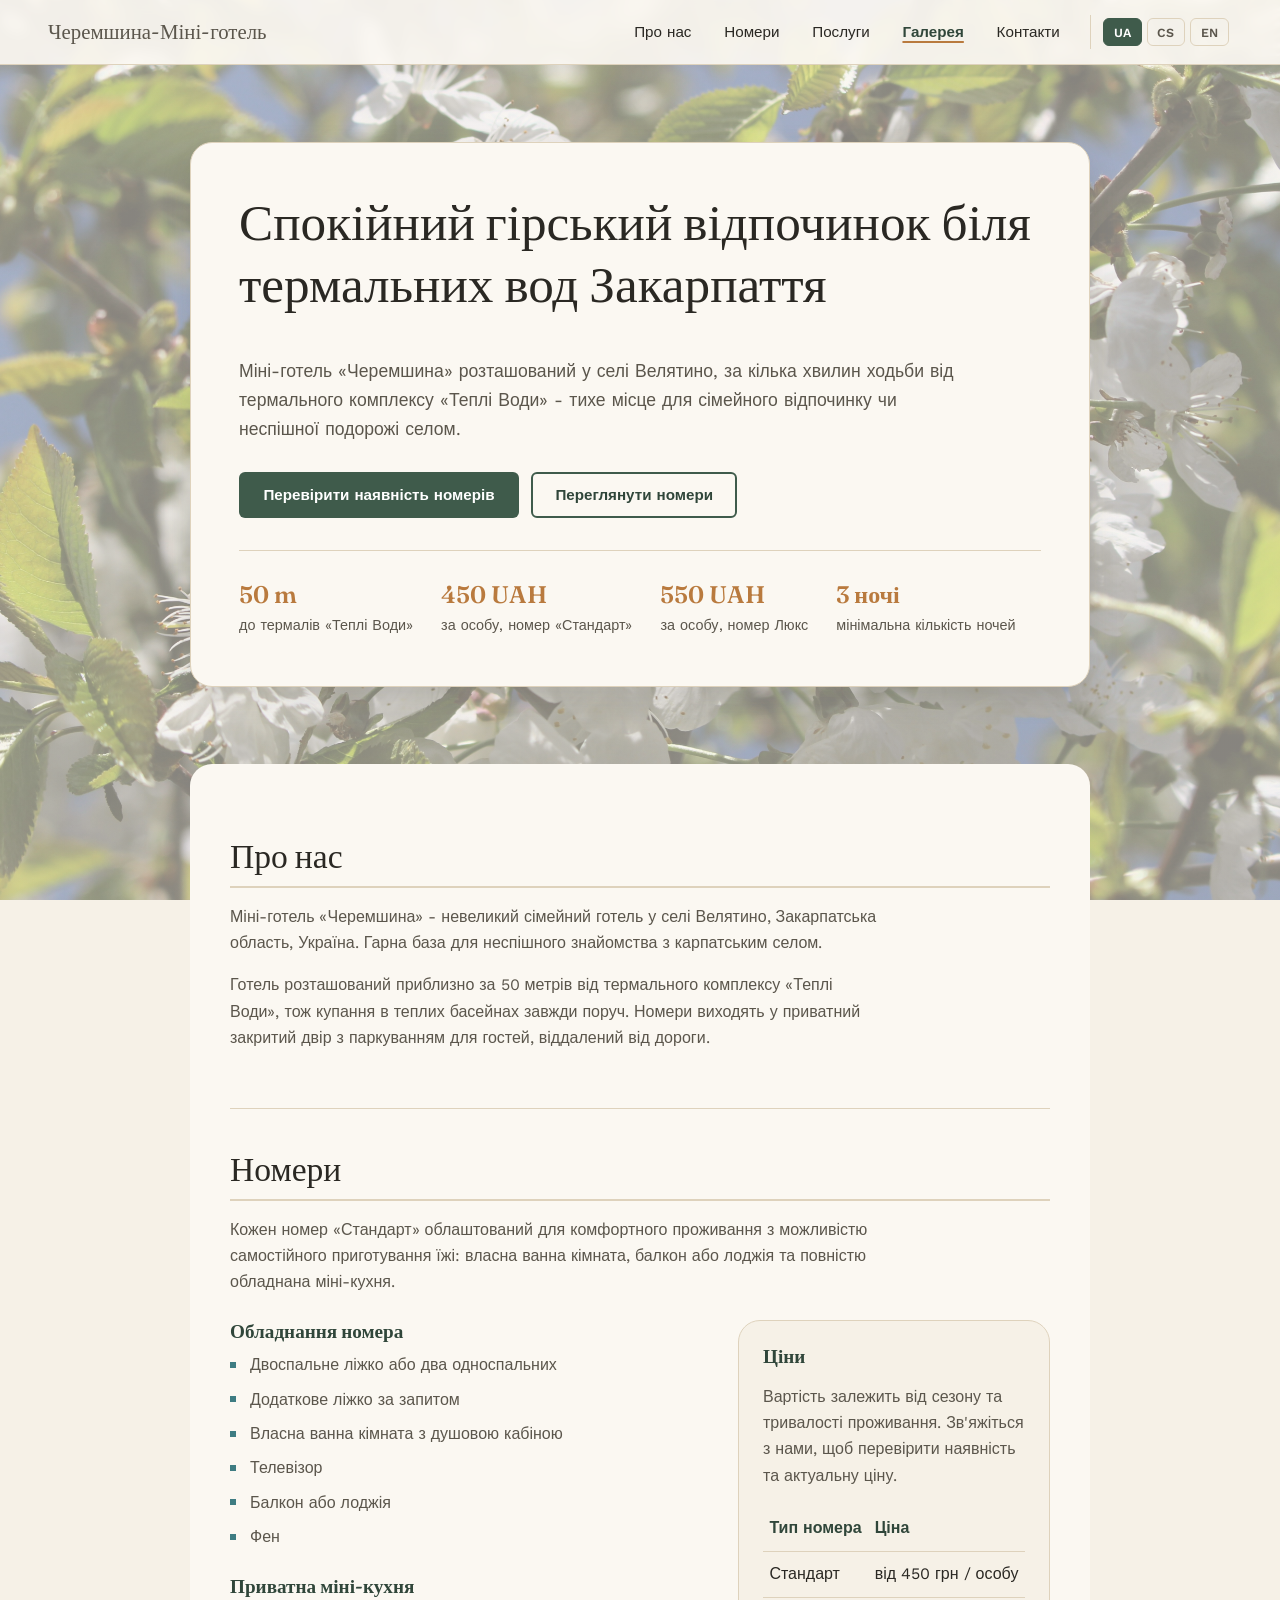
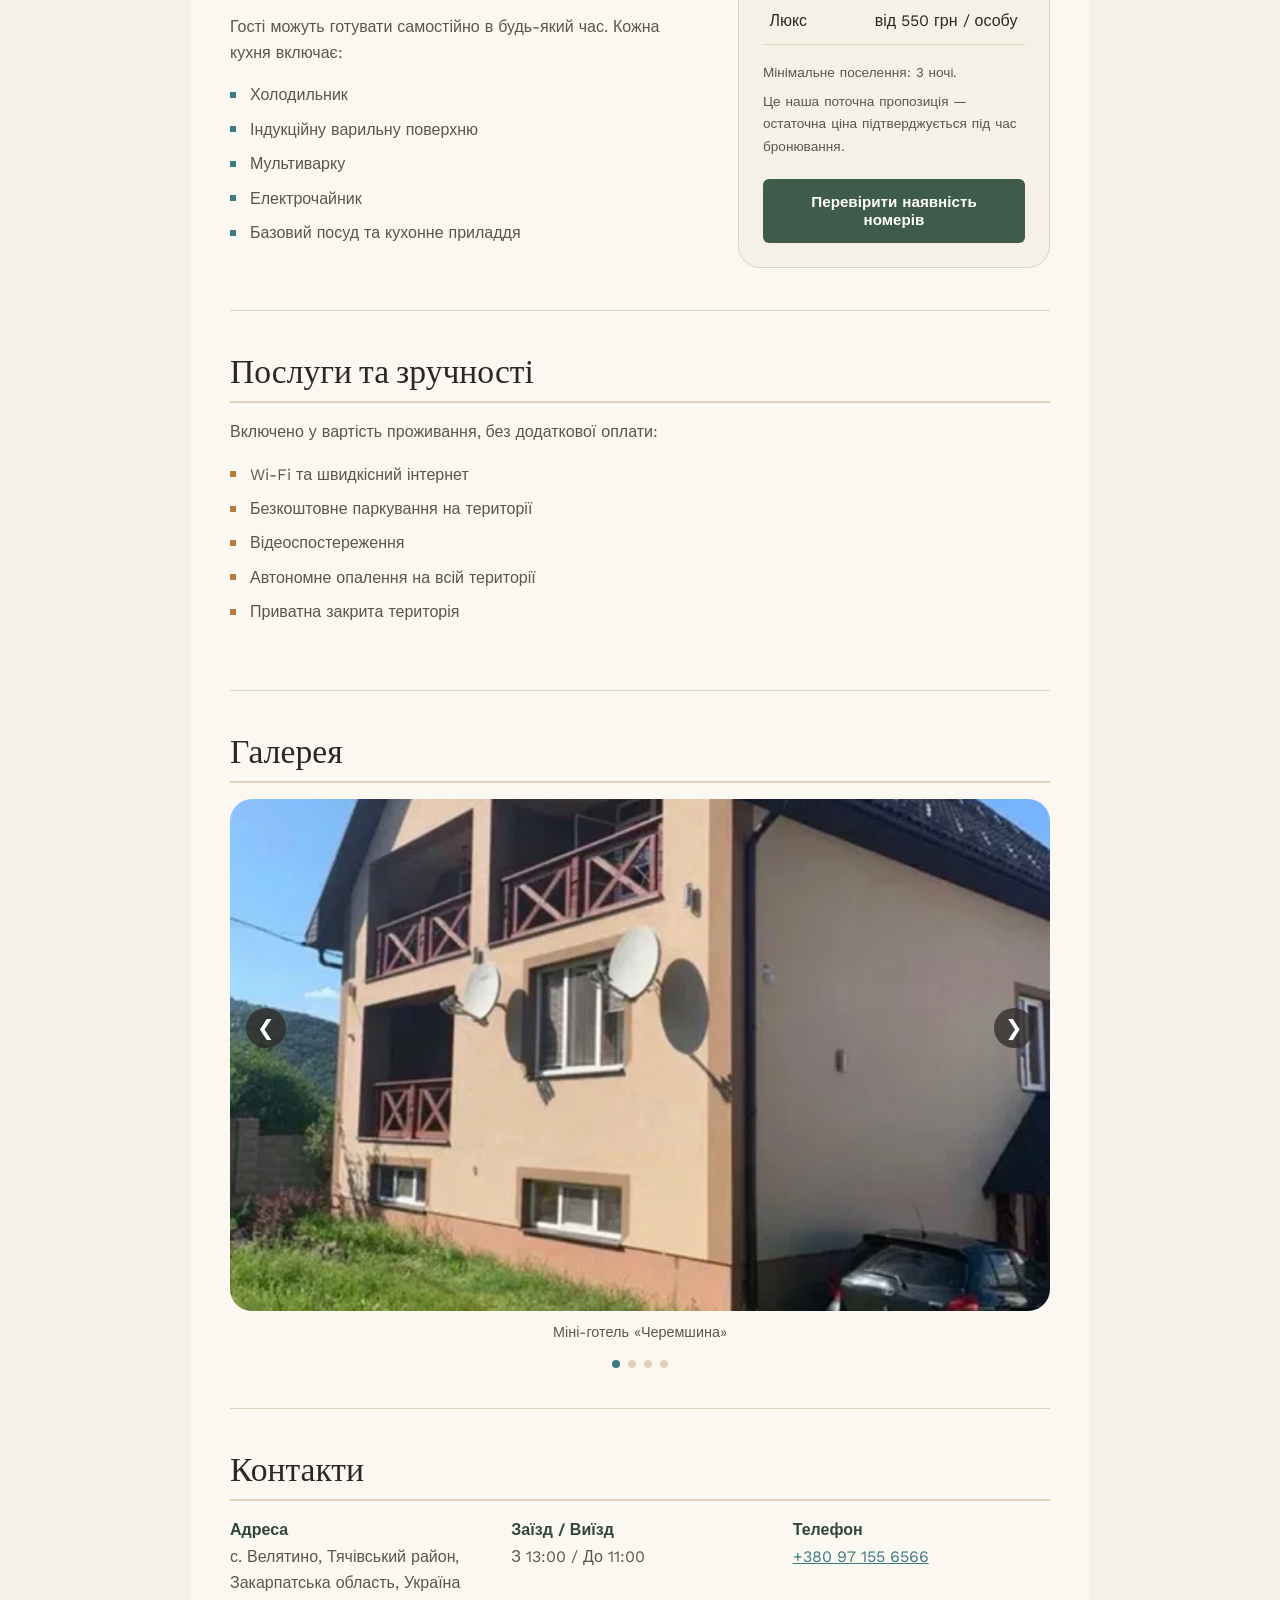
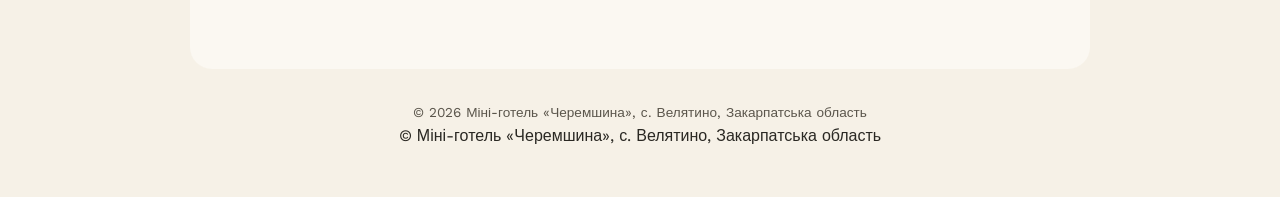
<file: index.html>
<!DOCTYPE html>
<html lang="uk">
<head>
    <meta charset="UTF-8">
    <meta name="viewport" content="width=device-width, initial-scale=1.0">
    <title>Cheremshyna Mini-Hotel - Velyatyno, Zakarpattia</title>
    <meta name="description" content="Cheremshyna Mini-Hotel in Velyatyno, Zakarpattia - 50 m from the Tepli Vody thermal complex. Standard rooms with private mini-kitchens, from 450 UAH/night.">

    <link rel="preconnect" href="https://fonts.googleapis.com">
    <link rel="preconnect" href="https://fonts.gstatic.com" crossorigin>
    <link href="https://fonts.googleapis.com/css2?family=Fraunces:opsz,wght@9..144,400;9..144,500;9..144,600&family=Work+Sans:wght@400;500;600&display=swap" rel="stylesheet">

    <link rel="stylesheet" href="./frontend/style/style.css">
</head>
<body>
    <header>
        <div class="brand">
            <span data-i18n="brand_main">Cheremshyna</span><span data-i18n="brand_sub"> -Mini-Hotel</span>
        </div>
        <nav id="navbar">
            <ul id="nav-list">
                <li><button data-target="about" data-i18n="nav_about">About us</button></li>
                <li><button data-target="rooms" data-i18n="nav_rooms">Rooms</button></li>
                <li><button data-target="services" data-i18n="nav_services">Services</button></li>
                <li><button data-target="gallery" data-i18n="nav_gallery">Gallery</button></li>
                <li><button data-target="contact" data-i18n="nav_contact">Contact</button></li>
            </ul>
            <ul id="lang-list" class="lang-switch">
                <li><button data-lang-switch="uk">UA</button></li>
                <li><button data-lang-switch="cs">CS</button></li>
                <li><button data-lang-switch="en">EN</button></li>
            </ul>
        </nav>
    </header>

    <section class="hero">
        <div class="hero-inner">
            <h1 data-i18n="hero_title">A calm mountain stay beside Zakarpattia's thermal waters</h1>
            <p class="lead" data-i18n="hero_lead">
                Cheremshyna Mini-Hotel sits in the village of Velyatyno, an easy
                walk from the Tepli Vody thermal complex - a quiet base for a
                family holiday or a slower countryside break.
            </p>
            <div class="hero-actions">
                <button class="btn btn-primary" data-target="contact" data-i18n="hero_btn_primary">Check availability</button>
                <button class="btn btn-ghost" data-target="rooms" data-i18n="hero_btn_ghost">Explore rooms</button>
            </div>
            <dl class="hero-facts">
                <div>
                    <dt>50 m</dt>
                    <dd data-i18n="hero_fact1_dd">to the Tepli Vody thermals</dd>
                </div>
                <div>
                    <dt>450 UAH</dt>
                    <dd data-i18n="hero_fact2_dd">per person, Standard room</dd>
                </div>
                <div>
                    <dt>550 UAH</dt>
                    <dd data-i18n="hero_fact3_dd">per person, Deluxe room</dd>
                </div>
                <div>
                    <dt data-i18n="hero_fact4_dt">3 nights</dt>
                    <dd data-i18n="hero_fact5_dd">minimum stay</dd>
                </div>
            </dl>
        </div>
    </section>

    <main>
        <!-- Section About Us -->
        <section id="about">
            <h2 data-i18n="about_title">About us</h2>
            <p data-i18n="about_p1">
                Cheremshyna Mini-Hotel is a small, family-run hotel in the
                village of Velyatyno, in the Zakarpattia region of western
                Ukraine - a good base for exploring the Carpathian countryside
                at a slower pace.
            </p>
            <p data-i18n="about_p2">
                The hotel stands about 50 metres from the Tepli Vody thermal
                complex, so a soak in the warm pools is never more than a
                short walk away. Rooms open onto a private, enclosed garden
                with parking for guests' cars, set back from the road.
            </p>
        </section>

        <!-- Section Rooms -->
        <section id="rooms">
            <h2 data-i18n="rooms_title">Rooms</h2>
            <p data-i18n="rooms_intro">
                Each Standard room is set up for a comfortable, self-catered
                stay, with a private bathroom, a balcony or loggia, and a
                fully equipped mini-kitchen.
            </p>

            <div class="rooms-grid">
                <div class="room-details">
                    <h3 data-i18n="room_facilities_title">Room facilities</h3>
                    <ul>
                        <li data-i18n="room_fac_1">Double bed, or two single beds</li>
                        <li data-i18n="room_fac_2">Extra bed available on request</li>
                        <li data-i18n="room_fac_3">Private bathroom with shower cabin</li>
                        <li data-i18n="room_fac_4">TV</li>
                        <li data-i18n="room_fac_5">Balcony or loggia</li>
                        <li data-i18n="room_fac_6">Hair dryer</li>
                    </ul>

                    <h3 data-i18n="kitchen_title">Private mini-kitchen</h3>
                    <p data-i18n="kitchen_intro">Guests can cook for themselves at any time. Every kitchen includes:</p>
                    <ul>
                        <li data-i18n="kitchen_1">Refrigerator</li>
                        <li data-i18n="kitchen_2">Induction cooktop</li>
                        <li data-i18n="kitchen_3">Multicooker</li>
                        <li data-i18n="kitchen_4">Electric kettle</li>
                        <li data-i18n="kitchen_5">Basic kitchenware and dishes</li>
                    </ul>
                </div>

                <div class="pricing">
                    <h3 data-i18n="pricing_title">Prices</h3>
                    <p data-i18n="pricing_p">
                        Rates depend on the season and length of stay. Contact
                        us to confirm availability and the current price.
                    </p>
                    <table>
                        <tr>
                            <th data-i18n="pricing_th_room">Room type</th>
                            <th data-i18n="pricing_th_price">Price</th>
                        </tr>
                        <tr>
                            <td data-i18n="pricing_room_standard">Standard</td>
                            <td data-i18n="pricing_price_standard">from 450 UAH / person </td>
                        </tr>
                        <tr>
                            <td data-i18n="pricing_room_deluxe">Deluxe</td>
                            <td data-i18n="pricing_price_deluxe">from 550 UAH / person </td>
                        </tr>
                    </table>
                    <p class="note" data-i18n="pricing_note1">Minimum stay: 3 nights.</p>
                    <p class="note" data-i18n="pricing_note2">
                        This reflects our current offer - the final price is
                        confirmed at the time of booking.
                    </p>
                    <button class="btn btn-primary" data-target="contact" data-i18n="pricing_btn">Check availability</button>
                </div>
            </div>
        </section>

        <!-- Section Services -->
        <section id="services">
            <h2 data-i18n="services_title">Services &amp; amenities</h2>
            <p data-i18n="services_intro">Included with every stay, at no extra charge:</p>
            <ul class="amenities">
                <li data-i18n="amenity_1">Wi-Fi and high-speed internet</li>
                <li data-i18n="amenity_2">Free parking on site</li>
                <li data-i18n="amenity_3">Video surveillance</li>
                <li data-i18n="amenity_4">Autonomous heating throughout the property</li>
                <li data-i18n="amenity_5">Private, enclosed grounds</li>
            </ul>
        </section>

        <!-- Section Gallery -->
        <section id="gallery">
            <h2 data-i18n="gallery_title">Gallery</h2>
            <div class="gallery-carousel" aria-label="Hotel photo gallery">
                <button class="gallery-button previous" type="button" aria-label="Previous photo">&#10094;</button>
                <figure>
                    <img id="gallery-image" src="./frontend/images/image1.jpg" alt="Cheremshyna Mini-Hotel">
                    <figcaption id="gallery-caption" data-i18n="gallery_caption">Cheremshyna Mini-Hotel</figcaption>
                </figure>
                <button class="gallery-button next" type="button" aria-label="Next photo">&#10095;</button>
            </div>
            <div class="gallery-dots" id="gallery-dots"></div>
        </section>

        <!-- Section Contact -->
        <section id="contact">
            <h2 data-i18n="contact_title">Contact</h2>
            <dl class="contact-list">
                <div>
                    <dt data-i18n="contact_address_label">Address</dt>
                    <dd data-i18n="contact_address_value">Velyatyno, Zakarpattia, Ukraine</dd>
                </div>
                <div>
                    <dt data-i18n="contact_checkio_label">Check-in / Check-out</dt>
                    <dd data-i18n="contact_checkio_value">From 13:00 / Until 11:00</dd>
                </div>
                <div>
                    <dt data-i18n="contact_phone_label">Phone</dt>
                    <dd><a href="tel:+380971556566">+380 97 155 6566</a></dd>
                </div>                
            </dl>
        </section>
    </main>

    <footer>
        <p>&copy; <span id="year"></span> <span data-i18n="footer_text">Cheremshyna Mini-Hotel, Velyatyno, Zakarpattia region</span></p>&copy; <span id="year"></span> <span data-i18n="footer_text">Cheremshyna Mini-Hotel, Velyatyno, Zakarpattia region</span></p>
    </footer>    </footer>

    <!-- JavaScript -->
    <script src="./frontend/javascript/script.js"></script>
    <script src="./frontend/javascript/language.js"></script>
    <script src="./frontend/javascript/tracker.js" data-api="http://127.0.0.1:8000"></script>
</body>
</html>
</file>
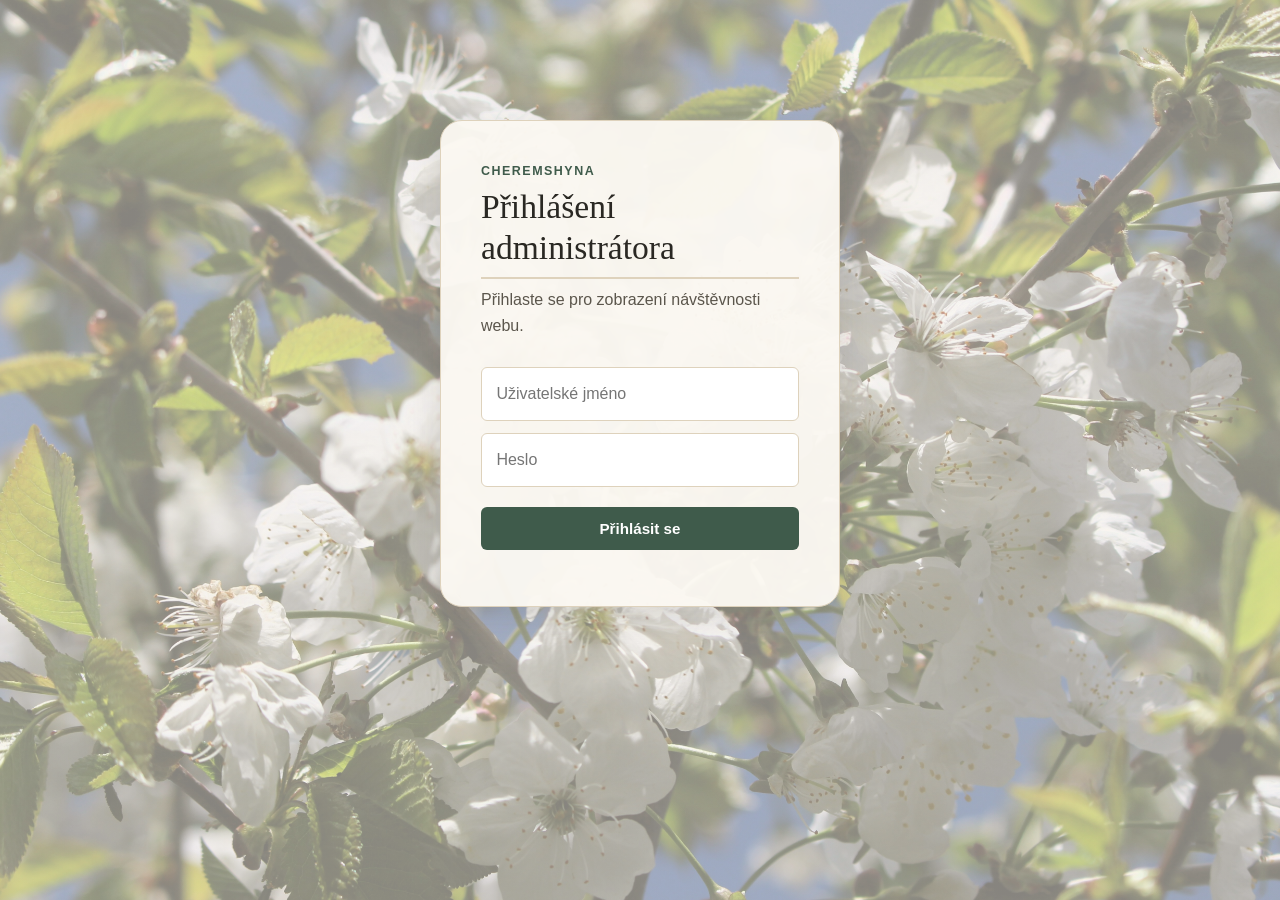
<file: frontend/admin.html>
<!DOCTYPE html>
<html lang="cs">
<head>
    <meta charset="UTF-8">
    <meta name="viewport" content="width=device-width, initial-scale=1.0">
    <title>Admin panel</title>
    <link rel="stylesheet" href="style/style.css">
    <style>
        body { padding: clamp(1rem, 4vw, 3rem); }
        #login-box, #dashboard {
            background: rgba(251, 248, 242, 0.96);
            border: 1px solid var(--color-line);
            border-radius: var(--radius-lg);
            box-shadow: var(--shadow);
        }
        #login-box { max-width: 400px; margin: 8vh auto; padding: clamp(1.5rem, 5vw, 2.5rem); }
        #dashboard { display: none; max-width: 1100px; margin: 2rem auto; padding: clamp(1.25rem, 4vw, 2.5rem); }
        .eyebrow { margin: 0 0 .35rem; color: var(--color-forest); font-size: .78rem; font-weight: 700; letter-spacing: .12em; text-transform: uppercase; }
        h2 { margin-bottom: .45rem; }
        .intro { margin: 0 0 1.75rem; }
        input {
            display: block; width: 100%; margin: .75rem 0; padding: .8rem .9rem;
            border: 1px solid var(--color-line); border-radius: var(--radius-sm);
            background: #fff; color: var(--color-ink); font: inherit;
        }
        input:focus { border-color: var(--color-thermal); box-shadow: 0 0 0 3px rgba(62, 124, 130, .15); outline: none; }
        button {
            width: 100%; margin-top: .5rem; padding: .8rem 1rem; border: 0; border-radius: var(--radius-sm);
            background: var(--color-forest); color: #fff; font: 600 .95rem var(--font-body); cursor: pointer;
        }
        button:hover, button:focus-visible { background: var(--color-forest-dark); outline: none; }
        .stats { display: grid; grid-template-columns: repeat(3, minmax(0, 1fr)); gap: 1rem; margin: 1.5rem 0 2rem; }
        .stat-box { padding: 1.25rem; border: 1px solid var(--color-line); border-radius: 14px; background: #fff; color: var(--color-ink-soft); }
        .stat-box strong { display: block; margin-bottom: .25rem; color: var(--color-forest-dark); font: 500 clamp(2rem, 5vw, 2.8rem)/1 var(--font-display); }
        .table-wrap { overflow-x: auto; border: 1px solid var(--color-line); border-radius: 14px; background: #fff; }
        table { width: 100%; min-width: 640px; border-collapse: collapse; }
        th, td { padding: .8rem .75rem; border-bottom: 1px solid #eee7d9; text-align: left; font-size: .85rem; }
        th { background: #f0eadc; color: var(--color-forest-dark); font-size: .7rem; letter-spacing: .05em; text-transform: uppercase; }
        tbody tr:last-child td { border-bottom: 0; }
        tbody tr:hover { background: #fcfaf5; }
        @media (max-width: 640px) { body { padding: .75rem; } .stats { grid-template-columns: 1fr; } }
    </style>
</head>
<body>

    <div id="login-box">
        <p class="eyebrow">Cheremshyna</p>
        <h2>Přihlášení administrátora</h2>
        <p class="intro">Přihlaste se pro zobrazení návštěvnosti webu.</p>
        <input type="text" id="username" placeholder="Uživatelské jméno">
        <input type="password" id="password" placeholder="Heslo">
        <button id="login-btn">Přihlásit se</button>
        <p id="login-error" style="color:#f87171;"></p>
    </div>

    <div id="dashboard">
        <p class="eyebrow">Cheremshyna · Administrace</p>
        <h2>Přehled návštěvnosti</h2>
        <p class="intro">Aktuální souhrn zaznamenaných návštěv a aktivit.</p>
        <div class="stats" id="stats"></div>
        <div class="table-wrap">
            <table>
                <thead>
                    <tr>
                        <th>Čas</th><th>Stránka</th><th>Session</th><th>IP</th><th>Čas na stránce (s)</th>
                    </tr>
                </thead>
                <tbody id="visits-table"></tbody>
            </table>
        </div>
    </div>

    <script src="javascript/admin.js" data-api="http://127.0.0.1:8000"></script>
</body>
</html>
</file>
<file: frontend/style/style.css>
/* Tokens */
:root {
    --color-bg: #F6F1E7;
    --color-ink: #2A2823;
    --color-ink-soft: #5B564C;
    --color-forest: #3F5B4B;
    --color-forest-dark: #30463A;
    --color-clay: #B97A3E;
    --color-thermal: #3E7C82;
    --color-line: #DED2BC;
    --color-card: #FBF8F2;

    --radius-sm: 6px;
    --radius-lg: 22px;

    --shadow: 0 10px 30px rgba(43, 40, 35, 0.14);

    --font-display: "Fraunces", Georgia, serif;
    --font-body: "Work Sans", "Segoe UI", sans-serif;
}

/* Base */
* {
    box-sizing: border-box;
}

html {
    scroll-behavior: smooth;
}

@media (prefers-reduced-motion: reduce) {
    html {
        scroll-behavior: auto;
    }
    * {
        animation-duration: 0.01ms !important;
        transition-duration: 0.01ms !important;
    }
}

body {
    margin: 0;
    min-height: 100vh;
    font-family: var(--font-body);
    color: var(--color-ink);
    line-height: 1.65;
    background-color: var(--color-bg);
    background-image:
        linear-gradient(rgba(246, 241, 231, 0.55), rgba(246, 241, 231, 0.55)),
        url('../images/background.jpg');
    background-size: cover;
    background-position: center;
    background-repeat: no-repeat;
    background-attachment: fixed;
}

h1, h2, h3 {
    font-family: var(--font-display);
    color: var(--color-ink);
    line-height: 1.2;
    margin-top: 0;
}

h1 {
    font-size: clamp(2.1rem, 5vw, 3.2rem);
    font-weight: 500;
}

h2 {
    font-size: clamp(1.6rem, 3vw, 2.1rem);
    font-weight: 500;
    margin-bottom: 1rem;
    padding-bottom: 0.6rem;
    border-bottom: 2px solid var(--color-line);
}

h3 {
    font-size: 1.2rem;
    font-weight: 600;
    color: var(--color-forest-dark);
    margin-bottom: 0.6rem;
}

p {
    color: var(--color-ink-soft);
    max-width: 65ch;
}

ul {
    padding-left: 0;
    list-style: none;
    margin: 0 0 1.5rem;
}

a {
    color: var(--color-thermal);
}

button {
    font-family: inherit;
}

/* Header / Nav */
header {
    position: sticky;
    top: 0;
    z-index: 10;
    display: flex;
    flex-wrap: wrap;
    align-items: center;
    justify-content: space-between;
    gap: 0.75rem;
    padding: 0.9rem clamp(1rem, 4vw, 3rem);
    background-color: rgba(251, 248, 242, 0.92);
    border-bottom: 1px solid var(--color-line);
    backdrop-filter: blur(6px);
}

.brand {
    font-family: var(--font-display);
    font-size: 1.3rem;
    font-weight: 600;
    color: var(--color-forest-dark);
    white-space: nowrap;
}

.brand span {
    font-weight: 400;
    color: var(--color-ink-soft);
}

nav {
    display: flex;
    flex-wrap: wrap;
    align-items: center;
    gap: 1rem;
}

#nav-list {
    display: flex;
    flex-wrap: wrap;
    gap: 0.25rem;
    margin: 0;
    padding: 0;
    list-style: none;
}

#nav-list button {
    padding: 0.55rem 0.9rem;
    border: 0;
    border-radius: var(--radius-sm);
    background: transparent;
    color: var(--color-ink);
    cursor: pointer;
    font-size: 0.95rem;
    transition: background-color 0.2s ease, color 0.2s ease;
}

#nav-list button:hover,
#nav-list button:focus-visible {
    background-color: var(--color-forest);
    color: #fff;
    outline: none;
}

#nav-list button.active {
    color: var(--color-forest-dark);
    font-weight: 600;
    text-decoration: underline;
    text-decoration-color: var(--color-clay);
    text-decoration-thickness: 2px;
    text-underline-offset: 4px;
}

/* Language switcher */
.lang-switch {
    display: flex;
    gap: 0.3rem;
    margin: 0;
    padding: 0.2rem;
    list-style: none;
    border-left: 1px solid var(--color-line);
    padding-left: 0.75rem;
}

.lang-switch button {
    padding: 0.35rem 0.6rem;
    border: 1px solid var(--color-line);
    border-radius: var(--radius-sm);
    background-color: transparent;
    color: var(--color-ink-soft);
    font-size: 0.78rem;
    font-weight: 600;
    letter-spacing: 0.02em;
    cursor: pointer;
    transition: background-color 0.2s ease, color 0.2s ease, border-color 0.2s ease;
}

.lang-switch button:hover,
.lang-switch button:focus-visible {
    border-color: var(--color-forest);
    color: var(--color-forest-dark);
    outline: none;
}

.lang-switch button.active {
    background-color: var(--color-forest);
    border-color: var(--color-forest);
    color: #fff;
}

/* Hero */
.hero {
    padding: clamp(2.5rem, 6vw, 5rem) clamp(1rem, 4vw, 3rem);
}

.hero-inner {
    width: min(90%, 900px);
    margin: 0 auto;
    padding: clamp(1.75rem, 4vw, 3rem);
    background-color: var(--color-card);
    border: 1px solid var(--color-line);
    border-radius: var(--radius-lg);
    box-shadow: var(--shadow);
}

.hero .lead {
    font-size: 1.1rem;
    margin-bottom: 1.75rem;
}

.hero-actions {
    display: flex;
    flex-wrap: wrap;
    gap: 0.75rem;
    margin-bottom: 2rem;
}

.btn {
    padding: 0.75rem 1.4rem;
    border-radius: var(--radius-sm);
    font-size: 0.95rem;
    font-weight: 600;
    cursor: pointer;
    border: 2px solid transparent;
    transition: background-color 0.2s ease, color 0.2s ease, border-color 0.2s ease;
}

.btn-primary {
    background-color: var(--color-forest);
    color: #fff;
}

.btn-primary:hover,
.btn-primary:focus-visible {
    background-color: var(--color-forest-dark);
    outline: none;
}

.btn-ghost {
    background-color: transparent;
    border-color: var(--color-forest);
    color: var(--color-forest-dark);
}

.btn-ghost:hover,
.btn-ghost:focus-visible {
    background-color: var(--color-forest);
    color: #fff;
    outline: none;
}

.hero-facts {
    display: flex;
    flex-wrap: wrap;
    gap: 1.75rem;
    margin: 0;
    padding-top: 1.5rem;
    border-top: 1px solid var(--color-line);
}

.hero-facts div {
    min-width: 8rem;
}

.hero-facts dt {
    font-family: var(--font-display);
    font-size: 1.5rem;
    color: var(--color-clay);
    font-weight: 600;
}

.hero-facts dd {
    margin: 0;
    font-size: 0.9rem;
    color: var(--color-ink-soft);
}

/* Main sections */
main {
    width: min(90%, 900px);
    margin: 0 auto;
    padding: 2rem clamp(1.25rem, 4vw, 2.5rem);
    background-color: var(--color-card);
    border-radius: var(--radius-lg);
    box-sizing: border-box;
}

section {
    scroll-margin-top: 6rem;
    padding: 2.5rem 0;
}

section + section {
    border-top: 1px solid var(--color-line);
}

section li {
    position: relative;
    padding-left: 1.25rem;
    margin-bottom: 0.5rem;
    color: var(--color-ink-soft);
}

section li::before {
    content: "";
    position: absolute;
    left: 0;
    top: 0.6em;
    width: 6px;
    height: 6px;
    background-color: var(--color-thermal);
}

.amenities li::before {
    background-color: var(--color-clay);
}

/*  Rooms  */
.rooms-grid {
    display: grid;
    grid-template-columns: 1.5fr 1fr;
    gap: 2.5rem;
    margin-top: 1.5rem;
    align-items: start;
}

.pricing {
    padding: 1.5rem;
    background-color: var(--color-bg);
    border: 1px solid var(--color-line);
    border-radius: var(--radius-lg);
    position: sticky;
    top: 6rem;
}

.pricing table {
    width: 100%;
    border-collapse: collapse;
    margin: 1rem 0;
}

.pricing th,
.pricing td {
    text-align: left;
    padding: 0.6rem 0.4rem;
    border-bottom: 1px solid var(--color-line);
}

.pricing th {
    color: var(--color-forest-dark);
    font-weight: 600;
}

.pricing .note {
    font-size: 0.85rem;
    margin: 0.4rem 0;
}

.pricing .btn {
    margin-top: 1rem;
    width: 100%;
    text-align: center;
}

/*  Gallery  */
.gallery-carousel {
    position: relative;
    display: flex;
    align-items: center;
    justify-content: center;
}

.gallery-carousel figure {
    margin: 0;
    width: 100%;
}

.gallery-carousel img {
    display: block;
    width: 100%;
    aspect-ratio: 16 / 10;
    object-fit: cover;
    border-radius: var(--radius-lg);
}

.gallery-carousel figcaption {
    margin-top: 0.6rem;
    text-align: center;
    font-size: 0.9rem;
    color: var(--color-ink-soft);
}

.gallery-button {
    position: absolute;
    top: 42%;
    z-index: 1;
    width: 2.5rem;
    height: 2.5rem;
    border: 0;
    border-radius: 50%;
    background-color: rgba(42, 40, 35, 0.72);
    color: #fff;
    cursor: pointer;
    font-size: 1.3rem;
    transform: translateY(-50%);
}

.gallery-button:hover,
.gallery-button:focus-visible {
    background-color: var(--color-forest-dark);
    outline: 2px solid #fff;
    outline-offset: 2px;
}

.gallery-button.previous {
    left: 1rem;
}

.gallery-button.next {
    right: 1rem;
}

.gallery-dots {
    display: flex;
    justify-content: center;
    gap: 0.5rem;
    margin-top: 1rem;
}

.gallery-dots button {
    width: 8px;
    height: 8px;
    border-radius: 50%;
    border: 0;
    padding: 0;
    background-color: var(--color-line);
    cursor: pointer;
}

.gallery-dots button.active {
    background-color: var(--color-thermal);
}

/*  Contact  */
.contact-list {
    display: grid;
    grid-template-columns: repeat(3, 1fr);
    gap: 0.75rem 1.5rem;
    margin: 0;
}

.contact-list dt {
    font-weight: 600;
    color: var(--color-forest-dark);
}

.contact-list dd {
    margin: 0;
    color: var(--color-ink-soft);
}

/*  Footer  */
footer {
    padding: 2rem clamp(1rem, 4vw, 3rem) 3rem;
    text-align: center;
}

footer p {
    margin: 0 auto;
    font-size: 0.85rem;
    color: var(--color-ink-soft);
}

/*  Responsive  */
@media (max-width: 720px) {
    .rooms-grid {
        grid-template-columns: 1fr;
    }

    .pricing {
        position: static;
    }

    .contact-list {
        grid-template-columns: 1fr;
    }

    .contact-list dt {
        margin-top: 0.5rem;
    }

    .gallery-button.previous {
        left: 0.5rem;
    }

    .gallery-button.next {
        right: 0.5rem;
    }

    nav {
        gap: 0.5rem;
    }

    .lang-switch {
        border-left: none;
        padding-left: 0;
    }
}
</file>
